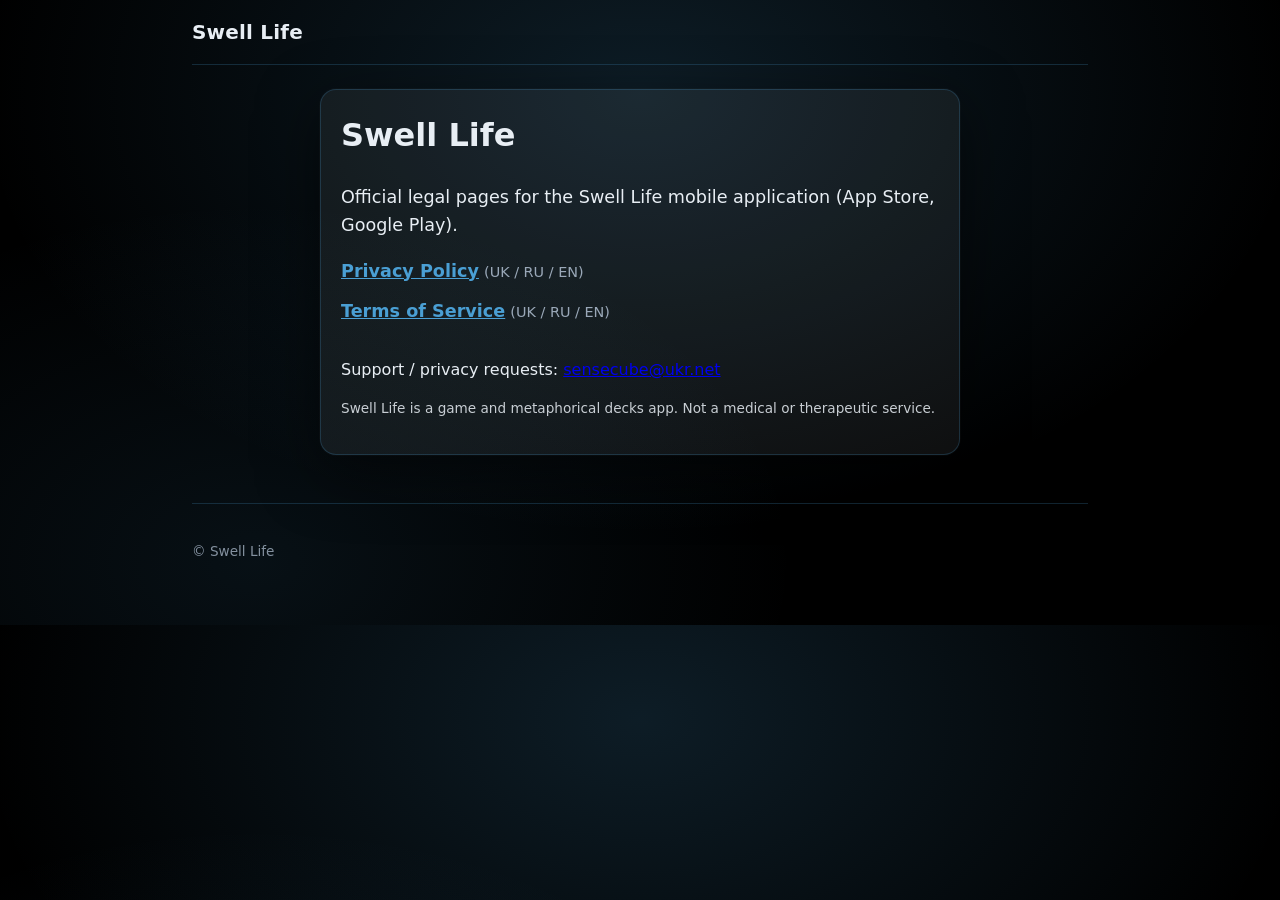
<file: index.html>
<!DOCTYPE html>
<html lang="en">
<head>
  <meta charset="utf-8" />
  <meta name="viewport" content="width=device-width, initial-scale=1" />
  <title>Swell Life — Legal &amp; support</title>
  <link rel="stylesheet" href="style.css" />
</head>
<body>
  <div class="container">
    <header class="top">
      <span class="home">Swell Life</span>
    </header>
    <main class="landing card">
      <h1>Swell Life</h1>
      <p class="lead">Official legal pages for the Swell Life mobile application (App Store, Google Play).</p>
      <ul class="links">
        <li><a href="./privacy.html">Privacy Policy</a> <span class="hint">(UK / RU / EN)</span></li>
        <li><a href="./terms.html">Terms of Service</a> <span class="hint">(UK / RU / EN)</span></li>
      </ul>
      <p class="contact">Support / privacy requests: <a href="mailto:sensecube@ukr.net">sensecube@ukr.net</a></p>
      <p class="small">Swell Life is a game and metaphorical decks app. Not a medical or therapeutic service.</p>
    </main>
    <footer class="foot">
      <p class="small">© Swell Life</p>
    </footer>
  </div>
</body>
</html>
</file>
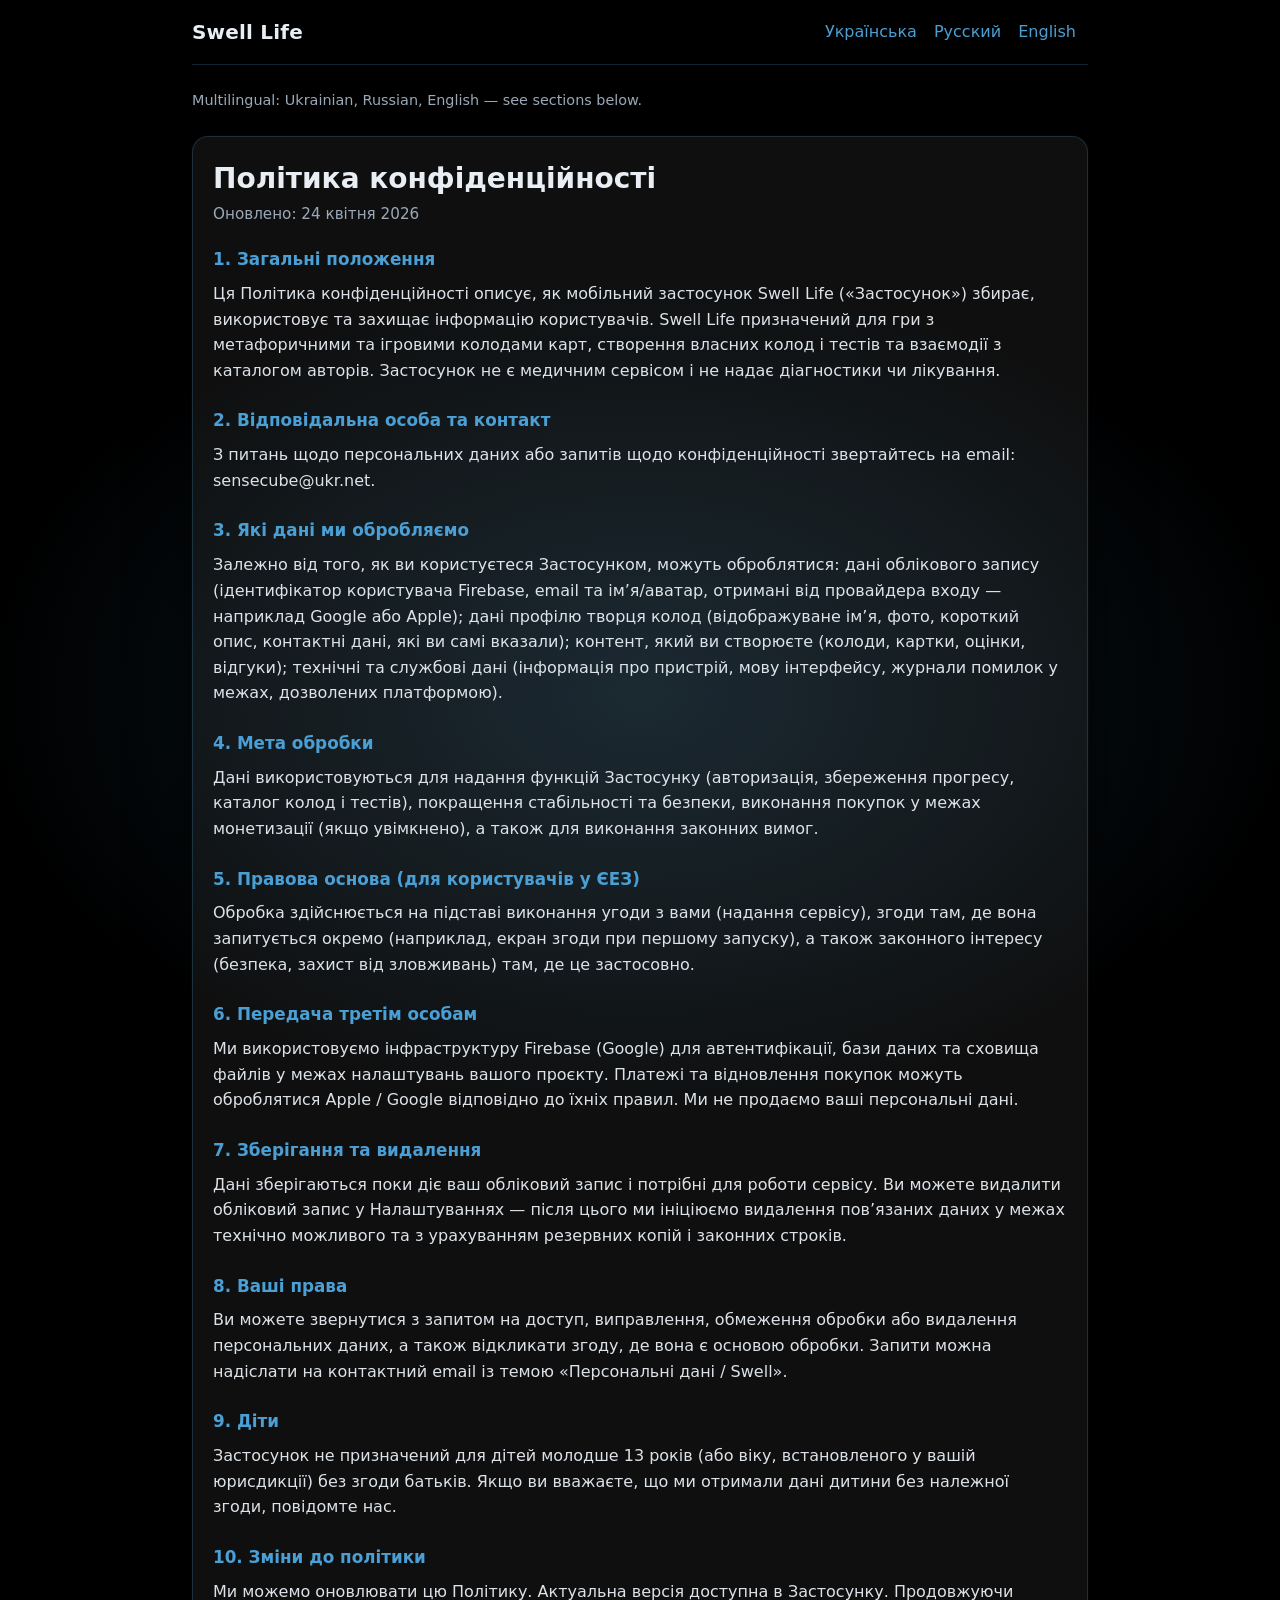
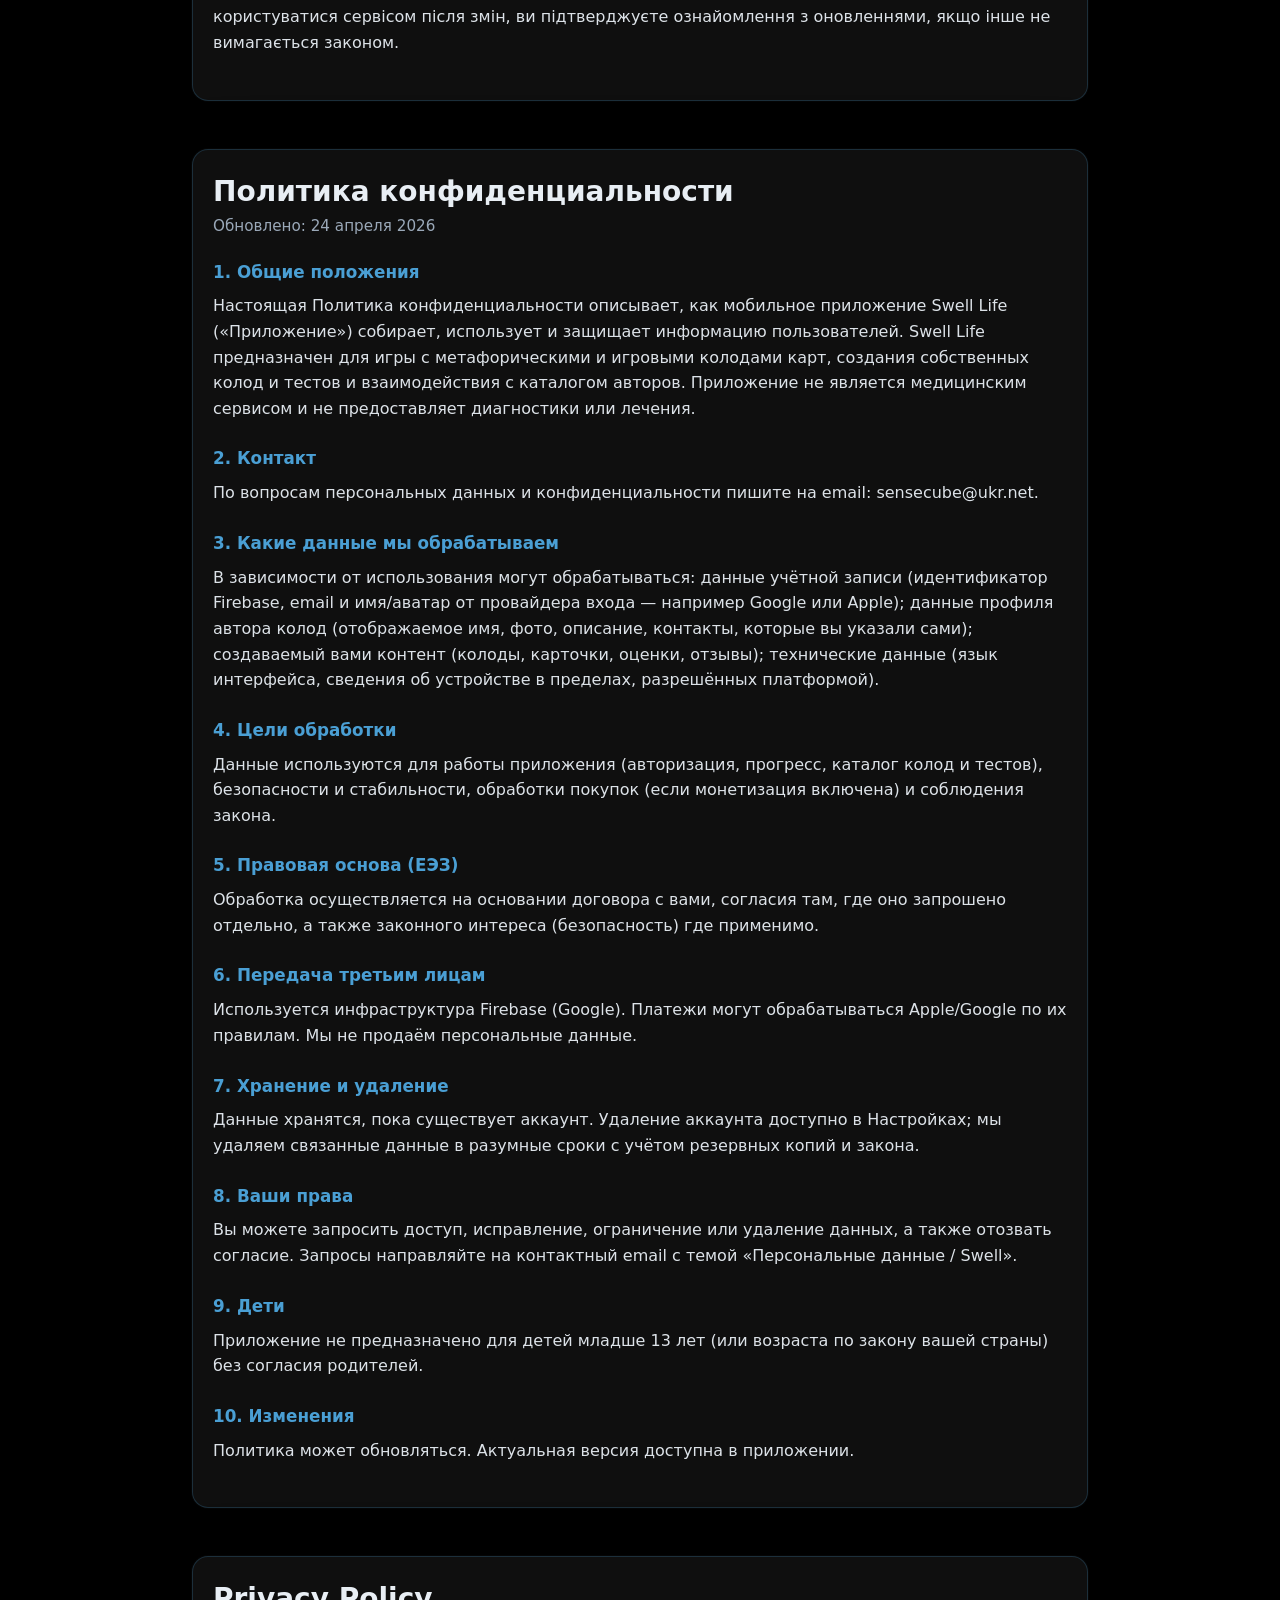
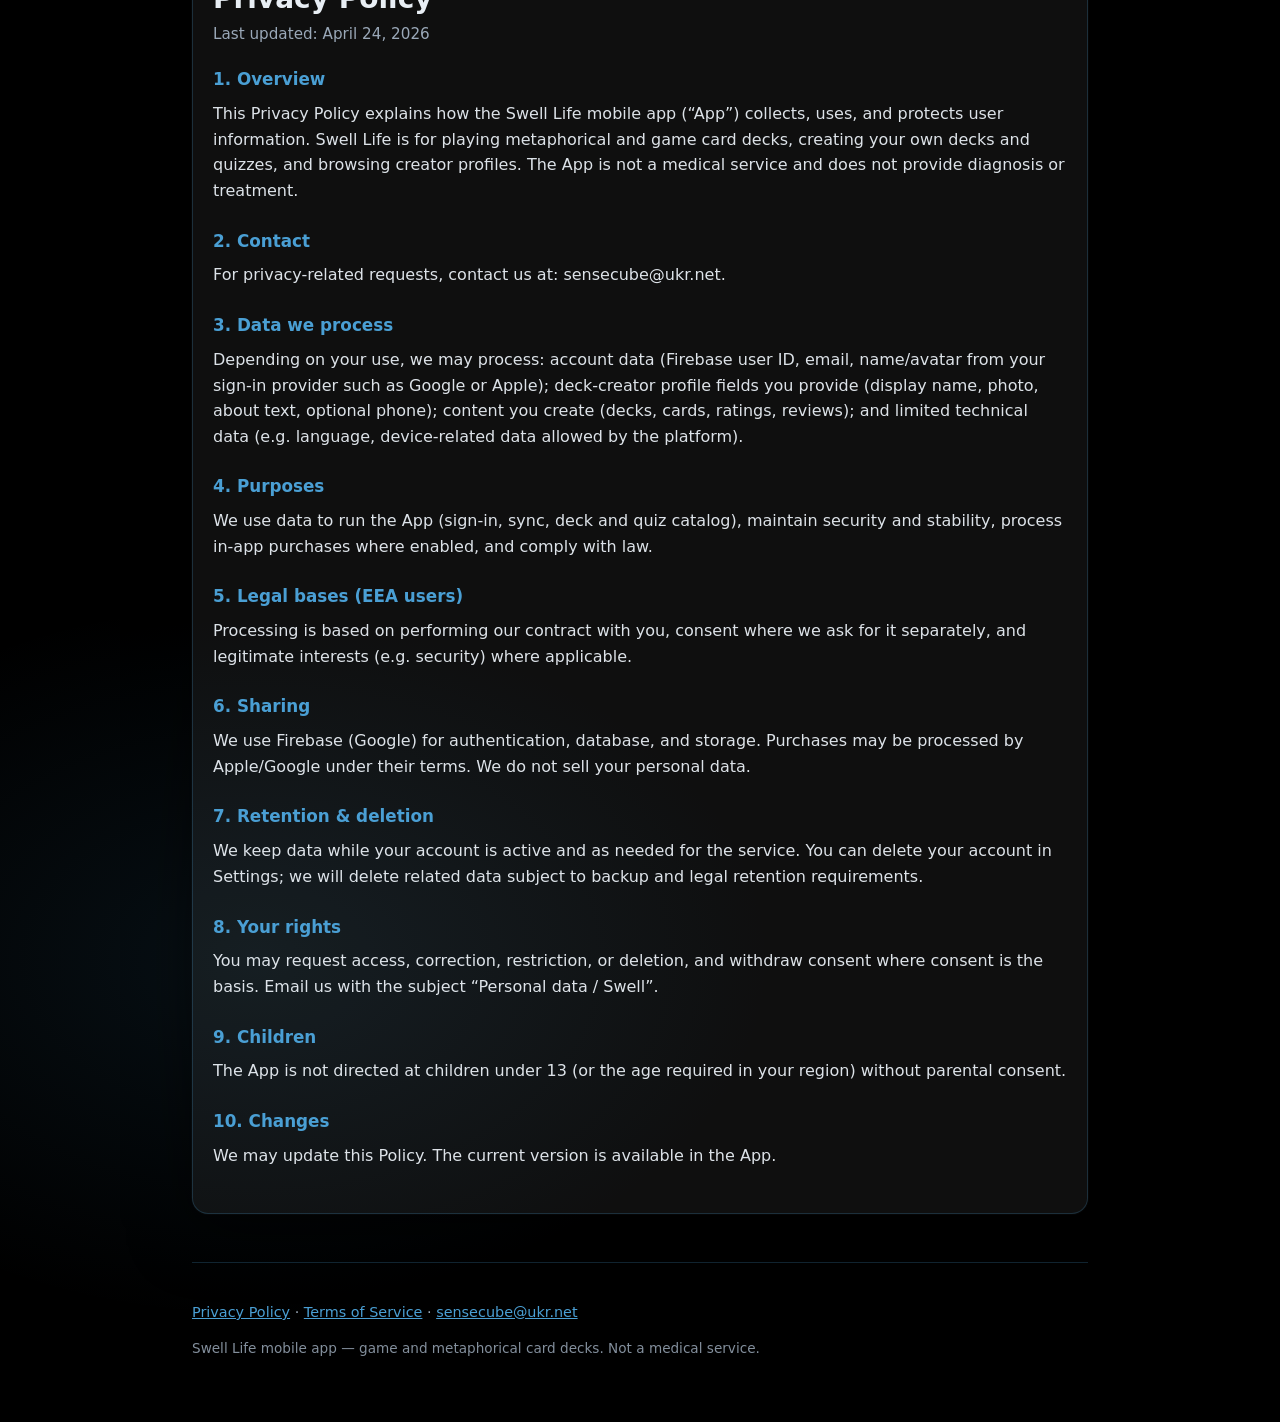
<file: privacy.html>
<!DOCTYPE html>
<html lang="en">
<head>
  <meta charset="utf-8" />
  <meta name="viewport" content="width=device-width, initial-scale=1" />
  <title>Privacy Policy — Swell Life</title>
  <link rel="stylesheet" href="style.css" />
</head>
<body>
  <div class="container">
    <header class="top">
      <a class="home" href="./">Swell Life</a>
      <nav class="langs">
        <a href="#uk">Українська</a>
        <a href="#ru">Русский</a>
        <a href="#en">English</a>
      </nav>
    </header>
    <main>
      <p class="updated">Multilingual: Ukrainian, Russian, English — see sections below.</p>

    <article id="uk" class="lang-block">
      <h1 class="doc-title">Політика конфіденційності</h1>
      <p class="updated-inline">Оновлено: 24 квітня 2026</p>
    <section class="block">
      <h2>1. Загальні положення</h2>
      <p>Ця Політика конфіденційності описує, як мобільний застосунок Swell Life («Застосунок») збирає, використовує та захищає інформацію користувачів. Swell Life призначений для гри з метафоричними та ігровими колодами карт, створення власних колод і тестів та взаємодії з каталогом авторів. Застосунок не є медичним сервісом і не надає діагностики чи лікування.</p>
    </section>
    <section class="block">
      <h2>2. Відповідальна особа та контакт</h2>
      <p>З питань щодо персональних даних або запитів щодо конфіденційності звертайтесь на email: sensecube@ukr.net.</p>
    </section>
    <section class="block">
      <h2>3. Які дані ми обробляємо</h2>
      <p>Залежно від того, як ви користуєтеся Застосунком, можуть оброблятися: дані облікового запису (ідентифікатор користувача Firebase, email та ім’я/аватар, отримані від провайдера входу — наприклад Google або Apple); дані профілю творця колод (відображуване ім’я, фото, короткий опис, контактні дані, які ви самі вказали); контент, який ви створюєте (колоди, картки, оцінки, відгуки); технічні та службові дані (інформація про пристрій, мову інтерфейсу, журнали помилок у межах, дозволених платформою).</p>
    </section>
    <section class="block">
      <h2>4. Мета обробки</h2>
      <p>Дані використовуються для надання функцій Застосунку (авторизація, збереження прогресу, каталог колод і тестів), покращення стабільності та безпеки, виконання покупок у межах монетизації (якщо увімкнено), а також для виконання законних вимог.</p>
    </section>
    <section class="block">
      <h2>5. Правова основа (для користувачів у ЄЕЗ)</h2>
      <p>Обробка здійснюється на підставі виконання угоди з вами (надання сервісу), згоди там, де вона запитується окремо (наприклад, екран згоди при першому запуску), а також законного інтересу (безпека, захист від зловживань) там, де це застосовно.</p>
    </section>
    <section class="block">
      <h2>6. Передача третім особам</h2>
      <p>Ми використовуємо інфраструктуру Firebase (Google) для автентифікації, бази даних та сховища файлів у межах налаштувань вашого проєкту. Платежі та відновлення покупок можуть оброблятися Apple / Google відповідно до їхніх правил. Ми не продаємо ваші персональні дані.</p>
    </section>
    <section class="block">
      <h2>7. Зберігання та видалення</h2>
      <p>Дані зберігаються поки діє ваш обліковий запис і потрібні для роботи сервісу. Ви можете видалити обліковий запис у Налаштуваннях — після цього ми ініціюємо видалення пов’язаних даних у межах технічно можливого та з урахуванням резервних копій і законних строків.</p>
    </section>
    <section class="block">
      <h2>8. Ваші права</h2>
      <p>Ви можете звернутися з запитом на доступ, виправлення, обмеження обробки або видалення персональних даних, а також відкликати згоду, де вона є основою обробки. Запити можна надіслати на контактний email із темою «Персональні дані / Swell».</p>
    </section>
    <section class="block">
      <h2>9. Діти</h2>
      <p>Застосунок не призначений для дітей молодше 13 років (або віку, встановленого у вашій юрисдикції) без згоди батьків. Якщо ви вважаєте, що ми отримали дані дитини без належної згоди, повідомте нас.</p>
    </section>
    <section class="block">
      <h2>10. Зміни до політики</h2>
      <p>Ми можемо оновлювати цю Політику. Актуальна версія доступна в Застосунку. Продовжуючи користуватися сервісом після змін, ви підтверджуєте ознайомлення з оновленнями, якщо інше не вимагається законом.</p>
    </section>
    </article>
    <article id="ru" class="lang-block">
      <h1 class="doc-title">Политика конфиденциальности</h1>
      <p class="updated-inline">Обновлено: 24 апреля 2026</p>
    <section class="block">
      <h2>1. Общие положения</h2>
      <p>Настоящая Политика конфиденциальности описывает, как мобильное приложение Swell Life («Приложение») собирает, использует и защищает информацию пользователей. Swell Life предназначен для игры с метафорическими и игровыми колодами карт, создания собственных колод и тестов и взаимодействия с каталогом авторов. Приложение не является медицинским сервисом и не предоставляет диагностики или лечения.</p>
    </section>
    <section class="block">
      <h2>2. Контакт</h2>
      <p>По вопросам персональных данных и конфиденциальности пишите на email: sensecube@ukr.net.</p>
    </section>
    <section class="block">
      <h2>3. Какие данные мы обрабатываем</h2>
      <p>В зависимости от использования могут обрабатываться: данные учётной записи (идентификатор Firebase, email и имя/аватар от провайдера входа — например Google или Apple); данные профиля автора колод (отображаемое имя, фото, описание, контакты, которые вы указали сами); создаваемый вами контент (колоды, карточки, оценки, отзывы); технические данные (язык интерфейса, сведения об устройстве в пределах, разрешённых платформой).</p>
    </section>
    <section class="block">
      <h2>4. Цели обработки</h2>
      <p>Данные используются для работы приложения (авторизация, прогресс, каталог колод и тестов), безопасности и стабильности, обработки покупок (если монетизация включена) и соблюдения закона.</p>
    </section>
    <section class="block">
      <h2>5. Правовая основа (ЕЭЗ)</h2>
      <p>Обработка осуществляется на основании договора с вами, согласия там, где оно запрошено отдельно, а также законного интереса (безопасность) где применимо.</p>
    </section>
    <section class="block">
      <h2>6. Передача третьим лицам</h2>
      <p>Используется инфраструктура Firebase (Google). Платежи могут обрабатываться Apple/Google по их правилам. Мы не продаём персональные данные.</p>
    </section>
    <section class="block">
      <h2>7. Хранение и удаление</h2>
      <p>Данные хранятся, пока существует аккаунт. Удаление аккаунта доступно в Настройках; мы удаляем связанные данные в разумные сроки с учётом резервных копий и закона.</p>
    </section>
    <section class="block">
      <h2>8. Ваши права</h2>
      <p>Вы можете запросить доступ, исправление, ограничение или удаление данных, а также отозвать согласие. Запросы направляйте на контактный email с темой «Персональные данные / Swell».</p>
    </section>
    <section class="block">
      <h2>9. Дети</h2>
      <p>Приложение не предназначено для детей младше 13 лет (или возраста по закону вашей страны) без согласия родителей.</p>
    </section>
    <section class="block">
      <h2>10. Изменения</h2>
      <p>Политика может обновляться. Актуальная версия доступна в приложении.</p>
    </section>
    </article>
    <article id="en" class="lang-block">
      <h1 class="doc-title">Privacy Policy</h1>
      <p class="updated-inline">Last updated: April 24, 2026</p>
    <section class="block">
      <h2>1. Overview</h2>
      <p>This Privacy Policy explains how the Swell Life mobile app (“App”) collects, uses, and protects user information. Swell Life is for playing metaphorical and game card decks, creating your own decks and quizzes, and browsing creator profiles. The App is not a medical service and does not provide diagnosis or treatment.</p>
    </section>
    <section class="block">
      <h2>2. Contact</h2>
      <p>For privacy-related requests, contact us at: sensecube@ukr.net.</p>
    </section>
    <section class="block">
      <h2>3. Data we process</h2>
      <p>Depending on your use, we may process: account data (Firebase user ID, email, name/avatar from your sign-in provider such as Google or Apple); deck-creator profile fields you provide (display name, photo, about text, optional phone); content you create (decks, cards, ratings, reviews); and limited technical data (e.g. language, device-related data allowed by the platform).</p>
    </section>
    <section class="block">
      <h2>4. Purposes</h2>
      <p>We use data to run the App (sign-in, sync, deck and quiz catalog), maintain security and stability, process in-app purchases where enabled, and comply with law.</p>
    </section>
    <section class="block">
      <h2>5. Legal bases (EEA users)</h2>
      <p>Processing is based on performing our contract with you, consent where we ask for it separately, and legitimate interests (e.g. security) where applicable.</p>
    </section>
    <section class="block">
      <h2>6. Sharing</h2>
      <p>We use Firebase (Google) for authentication, database, and storage. Purchases may be processed by Apple/Google under their terms. We do not sell your personal data.</p>
    </section>
    <section class="block">
      <h2>7. Retention &amp; deletion</h2>
      <p>We keep data while your account is active and as needed for the service. You can delete your account in Settings; we will delete related data subject to backup and legal retention requirements.</p>
    </section>
    <section class="block">
      <h2>8. Your rights</h2>
      <p>You may request access, correction, restriction, or deletion, and withdraw consent where consent is the basis. Email us with the subject “Personal data / Swell”.</p>
    </section>
    <section class="block">
      <h2>9. Children</h2>
      <p>The App is not directed at children under 13 (or the age required in your region) without parental consent.</p>
    </section>
    <section class="block">
      <h2>10. Changes</h2>
      <p>We may update this Policy. The current version is available in the App.</p>
    </section>
    </article>
    </main>
    <footer class="foot">
      <p><a href="./privacy.html">Privacy Policy</a> · <a href="./terms.html">Terms of Service</a> · <a href="mailto:sensecube@ukr.net">sensecube@ukr.net</a></p>
      <p class="small">Swell Life mobile app — game and metaphorical card decks. Not a medical service.</p>
    </footer>
  </div>
</body>
</html>
</file>
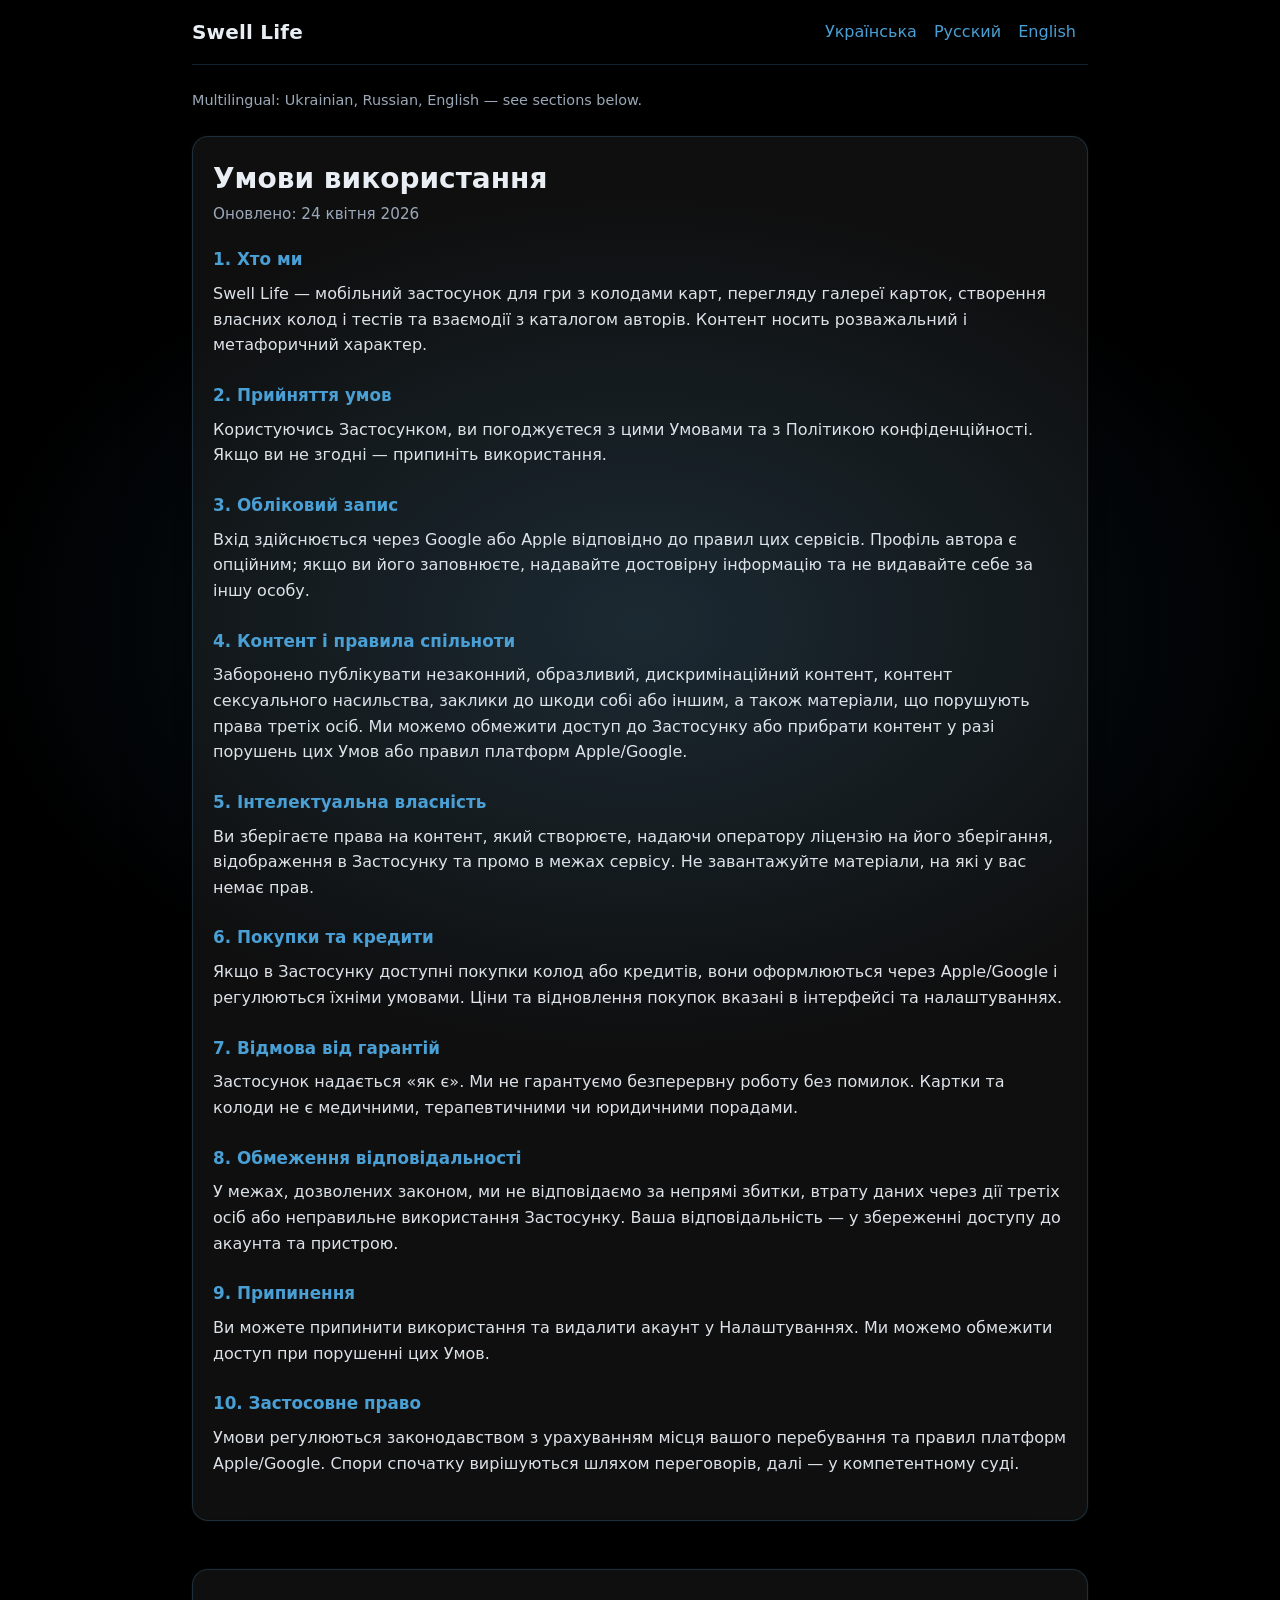
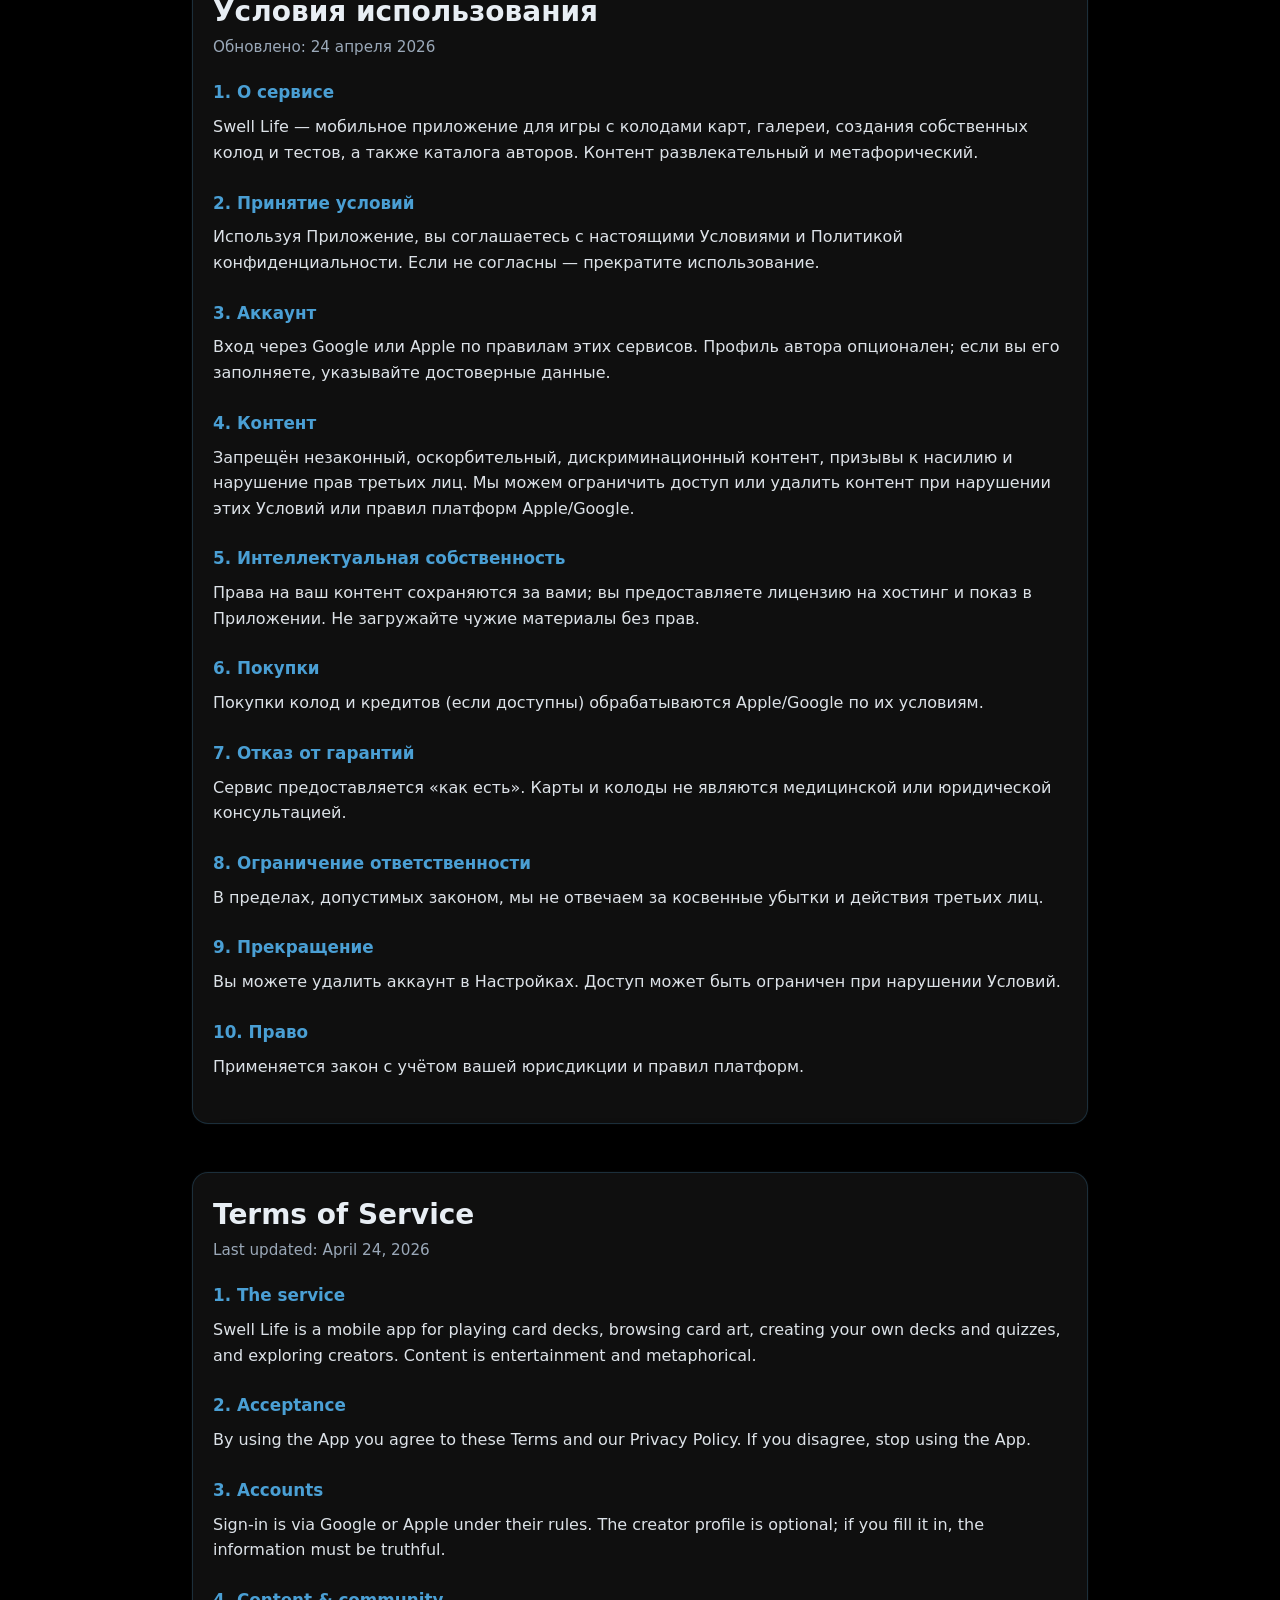
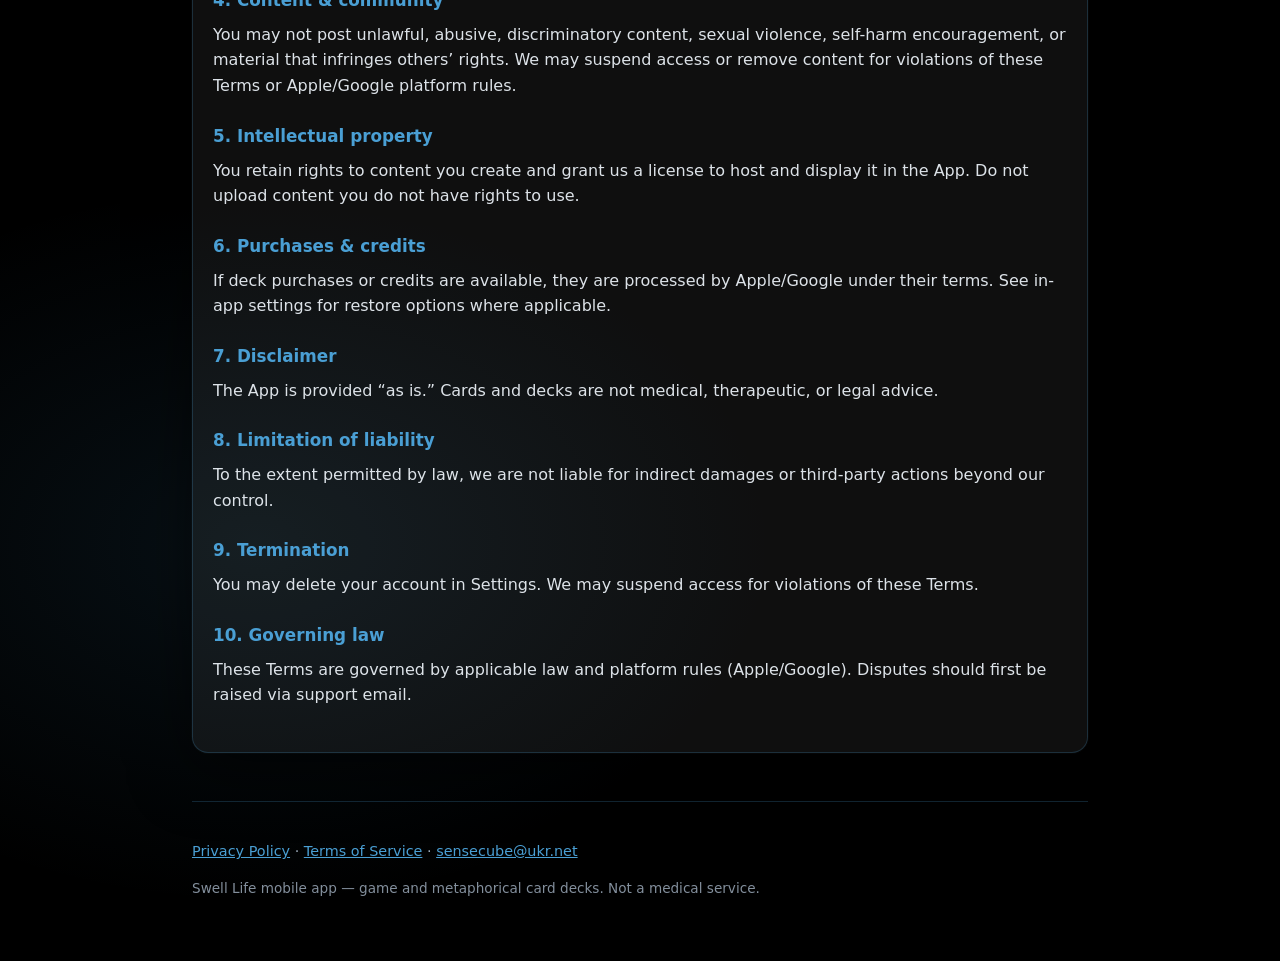
<file: terms.html>
<!DOCTYPE html>
<html lang="en">
<head>
  <meta charset="utf-8" />
  <meta name="viewport" content="width=device-width, initial-scale=1" />
  <title>Terms of Service — Swell Life</title>
  <link rel="stylesheet" href="style.css" />
</head>
<body>
  <div class="container">
    <header class="top">
      <a class="home" href="./">Swell Life</a>
      <nav class="langs">
        <a href="#uk">Українська</a>
        <a href="#ru">Русский</a>
        <a href="#en">English</a>
      </nav>
    </header>
    <main>
      <p class="updated">Multilingual: Ukrainian, Russian, English — see sections below.</p>

    <article id="uk" class="lang-block">
      <h1 class="doc-title">Умови використання</h1>
      <p class="updated-inline">Оновлено: 24 квітня 2026</p>
    <section class="block">
      <h2>1. Хто ми</h2>
      <p>Swell Life — мобільний застосунок для гри з колодами карт, перегляду галереї карток, створення власних колод і тестів та взаємодії з каталогом авторів. Контент носить розважальний і метафоричний характер.</p>
    </section>
    <section class="block">
      <h2>2. Прийняття умов</h2>
      <p>Користуючись Застосунком, ви погоджуєтеся з цими Умовами та з Політикою конфіденційності. Якщо ви не згодні — припиніть використання.</p>
    </section>
    <section class="block">
      <h2>3. Обліковий запис</h2>
      <p>Вхід здійснюється через Google або Apple відповідно до правил цих сервісів. Профіль автора є опційним; якщо ви його заповнюєте, надавайте достовірну інформацію та не видавайте себе за іншу особу.</p>
    </section>
    <section class="block">
      <h2>4. Контент і правила спільноти</h2>
      <p>Заборонено публікувати незаконний, образливий, дискримінаційний контент, контент сексуального насильства, заклики до шкоди собі або іншим, а також матеріали, що порушують права третіх осіб. Ми можемо обмежити доступ до Застосунку або прибрати контент у разі порушень цих Умов або правил платформ Apple/Google.</p>
    </section>
    <section class="block">
      <h2>5. Інтелектуальна власність</h2>
      <p>Ви зберігаєте права на контент, який створюєте, надаючи оператору ліцензію на його зберігання, відображення в Застосунку та промо в межах сервісу. Не завантажуйте матеріали, на які у вас немає прав.</p>
    </section>
    <section class="block">
      <h2>6. Покупки та кредити</h2>
      <p>Якщо в Застосунку доступні покупки колод або кредитів, вони оформлюються через Apple/Google і регулюються їхніми умовами. Ціни та відновлення покупок вказані в інтерфейсі та налаштуваннях.</p>
    </section>
    <section class="block">
      <h2>7. Відмова від гарантій</h2>
      <p>Застосунок надається «як є». Ми не гарантуємо безперервну роботу без помилок. Картки та колоди не є медичними, терапевтичними чи юридичними порадами.</p>
    </section>
    <section class="block">
      <h2>8. Обмеження відповідальності</h2>
      <p>У межах, дозволених законом, ми не відповідаємо за непрямі збитки, втрату даних через дії третіх осіб або неправильне використання Застосунку. Ваша відповідальність — у збереженні доступу до акаунта та пристрою.</p>
    </section>
    <section class="block">
      <h2>9. Припинення</h2>
      <p>Ви можете припинити використання та видалити акаунт у Налаштуваннях. Ми можемо обмежити доступ при порушенні цих Умов.</p>
    </section>
    <section class="block">
      <h2>10. Застосовне право</h2>
      <p>Умови регулюються законодавством з урахуванням місця вашого перебування та правил платформ Apple/Google. Спори спочатку вирішуються шляхом переговорів, далі — у компетентному суді.</p>
    </section>
    </article>
    <article id="ru" class="lang-block">
      <h1 class="doc-title">Условия использования</h1>
      <p class="updated-inline">Обновлено: 24 апреля 2026</p>
    <section class="block">
      <h2>1. О сервисе</h2>
      <p>Swell Life — мобильное приложение для игры с колодами карт, галереи, создания собственных колод и тестов, а также каталога авторов. Контент развлекательный и метафорический.</p>
    </section>
    <section class="block">
      <h2>2. Принятие условий</h2>
      <p>Используя Приложение, вы соглашаетесь с настоящими Условиями и Политикой конфиденциальности. Если не согласны — прекратите использование.</p>
    </section>
    <section class="block">
      <h2>3. Аккаунт</h2>
      <p>Вход через Google или Apple по правилам этих сервисов. Профиль автора опционален; если вы его заполняете, указывайте достоверные данные.</p>
    </section>
    <section class="block">
      <h2>4. Контент</h2>
      <p>Запрещён незаконный, оскорбительный, дискриминационный контент, призывы к насилию и нарушение прав третьих лиц. Мы можем ограничить доступ или удалить контент при нарушении этих Условий или правил платформ Apple/Google.</p>
    </section>
    <section class="block">
      <h2>5. Интеллектуальная собственность</h2>
      <p>Права на ваш контент сохраняются за вами; вы предоставляете лицензию на хостинг и показ в Приложении. Не загружайте чужие материалы без прав.</p>
    </section>
    <section class="block">
      <h2>6. Покупки</h2>
      <p>Покупки колод и кредитов (если доступны) обрабатываются Apple/Google по их условиям.</p>
    </section>
    <section class="block">
      <h2>7. Отказ от гарантий</h2>
      <p>Сервис предоставляется «как есть». Карты и колоды не являются медицинской или юридической консультацией.</p>
    </section>
    <section class="block">
      <h2>8. Ограничение ответственности</h2>
      <p>В пределах, допустимых законом, мы не отвечаем за косвенные убытки и действия третьих лиц.</p>
    </section>
    <section class="block">
      <h2>9. Прекращение</h2>
      <p>Вы можете удалить аккаунт в Настройках. Доступ может быть ограничен при нарушении Условий.</p>
    </section>
    <section class="block">
      <h2>10. Право</h2>
      <p>Применяется закон с учётом вашей юрисдикции и правил платформ.</p>
    </section>
    </article>
    <article id="en" class="lang-block">
      <h1 class="doc-title">Terms of Service</h1>
      <p class="updated-inline">Last updated: April 24, 2026</p>
    <section class="block">
      <h2>1. The service</h2>
      <p>Swell Life is a mobile app for playing card decks, browsing card art, creating your own decks and quizzes, and exploring creators. Content is entertainment and metaphorical.</p>
    </section>
    <section class="block">
      <h2>2. Acceptance</h2>
      <p>By using the App you agree to these Terms and our Privacy Policy. If you disagree, stop using the App.</p>
    </section>
    <section class="block">
      <h2>3. Accounts</h2>
      <p>Sign-in is via Google or Apple under their rules. The creator profile is optional; if you fill it in, the information must be truthful.</p>
    </section>
    <section class="block">
      <h2>4. Content &amp; community</h2>
      <p>You may not post unlawful, abusive, discriminatory content, sexual violence, self-harm encouragement, or material that infringes others’ rights. We may suspend access or remove content for violations of these Terms or Apple/Google platform rules.</p>
    </section>
    <section class="block">
      <h2>5. Intellectual property</h2>
      <p>You retain rights to content you create and grant us a license to host and display it in the App. Do not upload content you do not have rights to use.</p>
    </section>
    <section class="block">
      <h2>6. Purchases &amp; credits</h2>
      <p>If deck purchases or credits are available, they are processed by Apple/Google under their terms. See in-app settings for restore options where applicable.</p>
    </section>
    <section class="block">
      <h2>7. Disclaimer</h2>
      <p>The App is provided “as is.” Cards and decks are not medical, therapeutic, or legal advice.</p>
    </section>
    <section class="block">
      <h2>8. Limitation of liability</h2>
      <p>To the extent permitted by law, we are not liable for indirect damages or third-party actions beyond our control.</p>
    </section>
    <section class="block">
      <h2>9. Termination</h2>
      <p>You may delete your account in Settings. We may suspend access for violations of these Terms.</p>
    </section>
    <section class="block">
      <h2>10. Governing law</h2>
      <p>These Terms are governed by applicable law and platform rules (Apple/Google). Disputes should first be raised via support email.</p>
    </section>
    </article>
    </main>
    <footer class="foot">
      <p><a href="./privacy.html">Privacy Policy</a> · <a href="./terms.html">Terms of Service</a> · <a href="mailto:sensecube@ukr.net">sensecube@ukr.net</a></p>
      <p class="small">Swell Life mobile app — game and metaphorical card decks. Not a medical service.</p>
    </footer>
  </div>
</body>
</html>
</file>
<file: style.css>
/* Public legal site — keep in sync via: node scripts/build-legal-site.mjs */
:root {
  --bg: #000000;
  --card: rgba(255,255,255,0.06);
  --text: #e8eef4;
  --muted: #9aa8b8;
  --link: #4A9FD4;
  --border: rgba(74, 159, 212, 0.22);
  --glow: rgba(74, 159, 212, 0.28);
}
* { box-sizing: border-box; }
body {
  margin: 0;
  font-family: system-ui, -apple-system, Segoe UI, Roboto, Ubuntu, Cantarell, sans-serif;
  background: radial-gradient(1200px 800px at 50% 15%, rgba(74,159,212,0.18), transparent 55%),
    radial-gradient(900px 600px at 20% 90%, rgba(74,159,212,0.10), transparent 60%),
    var(--bg);
  color: var(--text);
  line-height: 1.6;
  padding: 0 1rem 3rem;
}
.container {
  max-width: 56rem;
  margin: 0 auto;
}

main {
  max-width: 56rem;
  margin: 0 auto;
}
.top {
  display: flex;
  flex-wrap: wrap;
  align-items: center;
  justify-content: space-between;
  gap: 0.75rem;
  padding: 1rem 0;
  border-bottom: 1px solid var(--border);
  margin-bottom: 1.5rem;
}
.home {
  font-weight: 700;
  font-size: 1.25rem;
  color: var(--text);
  text-decoration: none;
  letter-spacing: 0.2px;
}
.langs a {
  color: var(--link);
  margin-right: 0.75rem;
  text-decoration: none;
}
.langs a:hover { text-decoration: underline; }
.updated {
  color: var(--muted);
  font-size: 0.9rem;
  margin-bottom: 1.5rem;
}
.updated-inline {
  color: var(--muted);
  font-size: 0.95rem;
  margin: -0.5rem 0 1.25rem;
}
.doc-title {
  font-size: 1.75rem;
  margin: 0 0 0.5rem;
}
.lang-block {
  margin-bottom: 3rem;
  scroll-margin-top: 1rem;
  background: var(--card);
  border: 1px solid var(--border);
  border-radius: 16px;
  padding: 1.25rem;
  box-shadow: 0 0 0 1px rgba(255,255,255,0.02), 0 18px 60px rgba(0,0,0,0.55);
}
.card {
  background: var(--card);
  border: 1px solid var(--border);
  border-radius: 16px;
  padding: 1.25rem;
  box-shadow: 0 0 0 1px rgba(255,255,255,0.02), 0 18px 60px rgba(0,0,0,0.55);
}
.block {
  margin-bottom: 1.5rem;
}
.block h2 {
  font-size: 1.05rem;
  margin: 0 0 0.5rem;
  color: var(--link);
}
.block p {
  margin: 0;
  color: var(--text);
  opacity: 0.95;
}
.foot {
  margin-top: 3rem;
  padding-top: 1.5rem;
  border-top: 1px solid var(--border);
  color: var(--muted);
  font-size: 0.9rem;
}
.foot a { color: var(--link); }
.small { font-size: 0.85rem; opacity: 0.85; }
.landing { max-width: 40rem; }
.landing h1 { margin-top: 0; }
.lead { font-size: 1.1rem; }
.links { list-style: none; padding: 0; }
.links li { margin-bottom: 0.75rem; }
.links a {
  color: var(--link);
  font-weight: 600;
  font-size: 1.1rem;
}
.hint { color: var(--muted); font-size: 0.9rem; }
.contact { margin-top: 2rem; }
</file>
